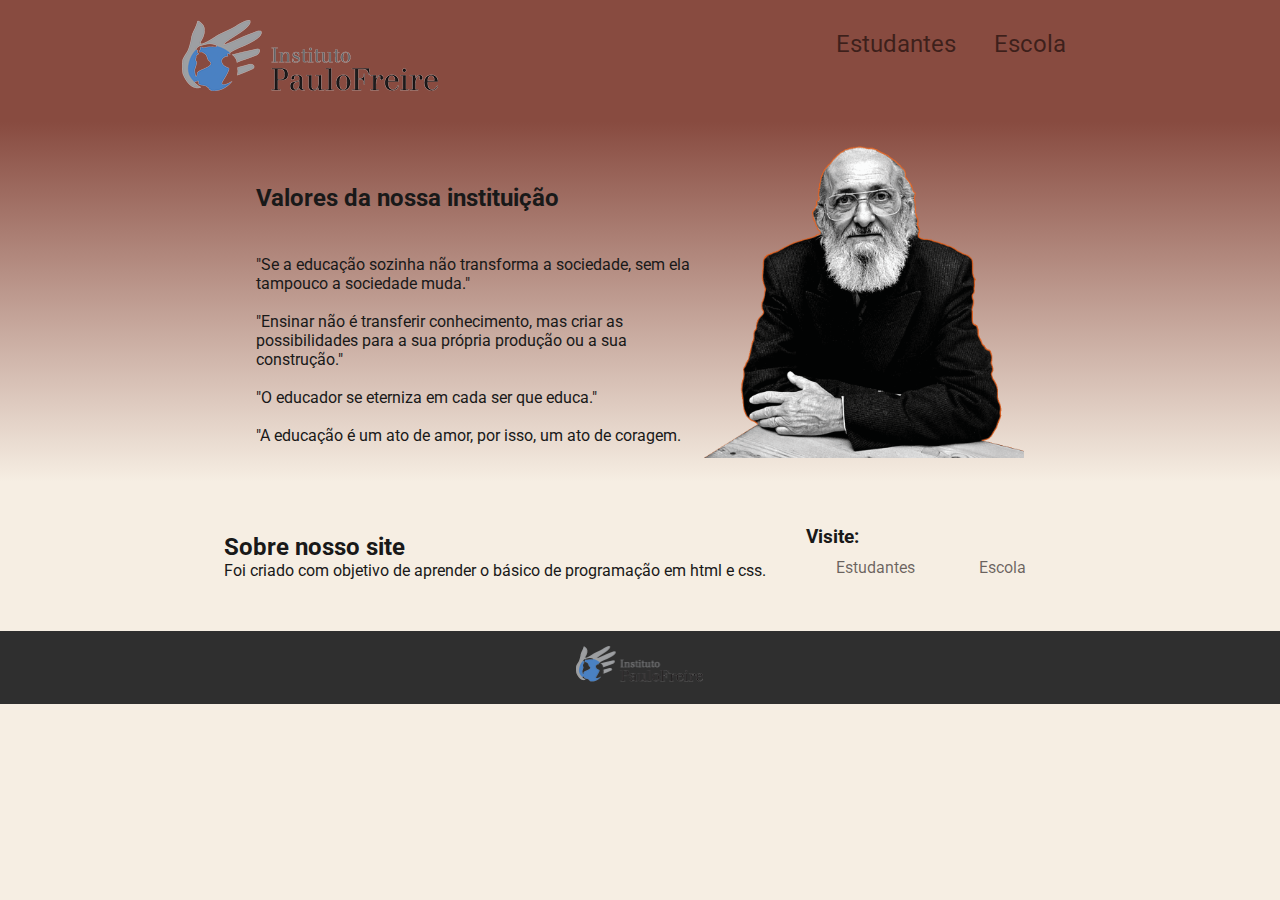
<file: index.html>
<!DOCTYPE html>
<html lang="en">
<head>
    <meta charset="UTF-8">
    <meta http-equiv="X-UA-Compatible" content="IE=edge">
    <meta name="viewport" content="width=device-width, initial-scale=1.0">
    <title>Instituto Paulo Freire</title>
<link rel=stylesheet href=style.css> 
<link rel="preconnect" href="https://fonts.googleapis.com">
<link rel="preconnect" href="https://fonts.gstatic.com" crossorigin>
<link href="https://fonts.googleapis.com/css2?family=Pangolin&family=Roboto:wght@400;700&display=swap" rel="stylesheet">
</head>

    <header class=cabecalho>
<a href="index.html">
<img src="img/logo1.png" alt="logo do colégio">
</a>
<ul class=cabecalho-lista-item>
    <li class=cabecalho-lista-item><a href="estudantes.html" class="link-cabecalho">Estudantes</a></li>
    <li class=cabecalho-lista-item><a href="escola.html" class="link-cabecalho">Escola</a></li>
 </ul>
</header>
<body>
<section class=index>
    <div class=index-conteudo>
    <h2 class=index-titulo>Valores da nossa instituição</h2>
    <br/>
    <p class=index-texto>
        "Se a educação sozinha não transforma a sociedade, sem ela tampouco a sociedade muda."
    </p>
    <br/>
    <p class=index-texto>
        "Ensinar não é transferir conhecimento, mas criar as possibilidades para a sua própria produção ou a sua construção."
    </p>
    <br/>
    <p class=index-texto>
        "O educador se eterniza em cada ser que educa."
    </p>
    <br/>
    <p class=index-texto>
        "A educação é um ato de amor, por isso, um ato de coragem.</p>
    </div>
    <img class=index-imagem src="img/paulofreire.png" alt="Foto de Paulo Freire">
</section>
<section class="index-item">
<div class="index-div">
    <h2>Sobre nosso site</h2>
    <p>Foi criado com objetivo de aprender o básico de programação em html e css.</p>
</div>
<div class="index-div">
    <h3>Visite:</h3>
    <ul>
        <li class=index-lista-item><a href="estudantes.html" class="link-cabecalho">Estudantes</a></li>
        <li class=index-lista-item><a href="escola.html" class="link-cabecalho">Escola</a></li>
     </ul>
</div>
</section>
</body>
<footer>
    <a href="index.html">
    <img class=rodape-imagem src="img/logo1.png" alt="logo do colégio"> 
    </a>
</footer>
</html>
</file>
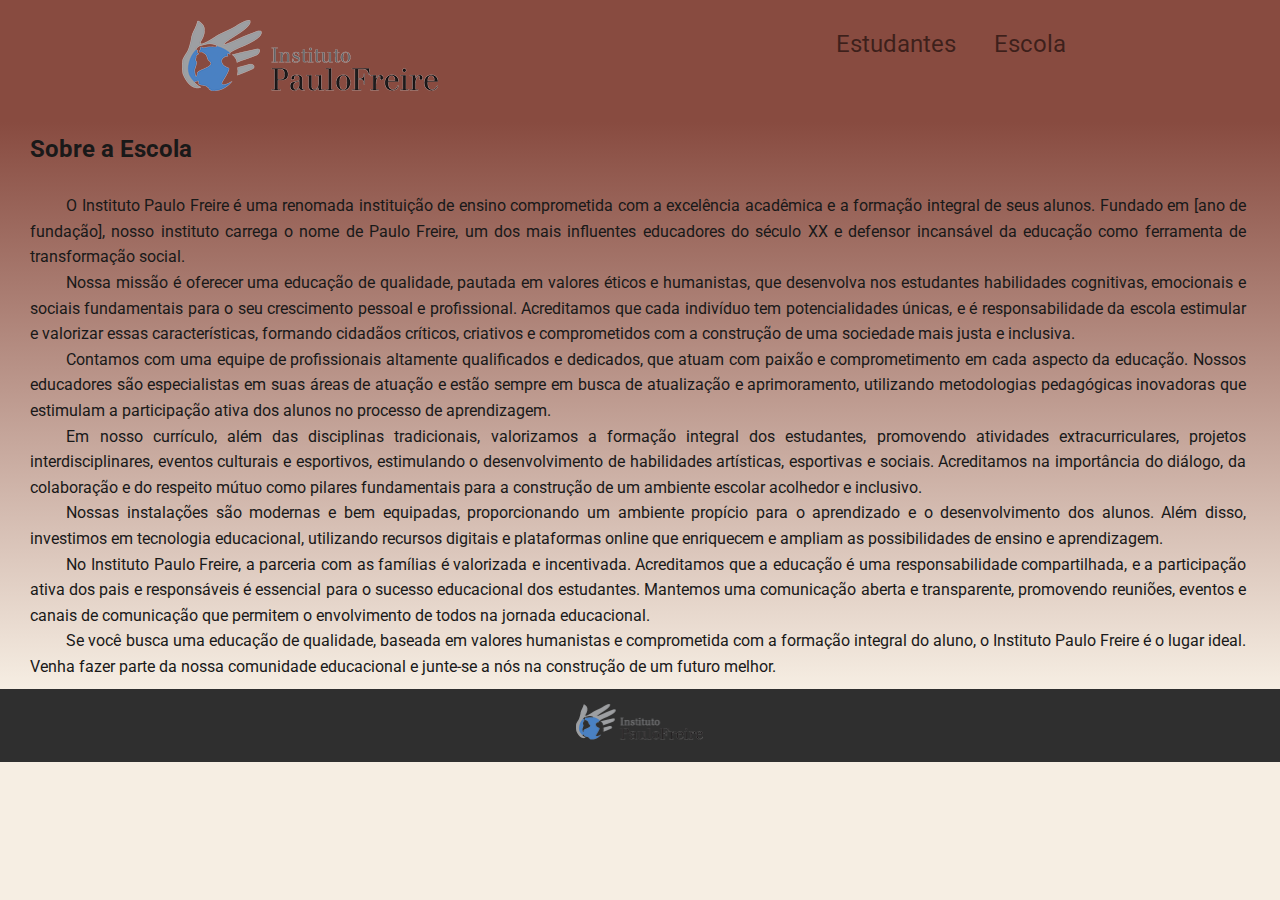
<file: escola.html>
<!DOCTYPE html>
<html lang="en">
<head>
    <meta charset="UTF-8">
    <meta http-equiv="X-UA-Compatible" content="IE=edge">
    <meta name="viewport" content="width=device-width, initial-scale=1.0">
    <title>Sobre a Escola</title>
<link rel=stylesheet href=style.css> 
<link rel="preconnect" href="https://fonts.googleapis.com">
<link rel="preconnect" href="https://fonts.gstatic.com" crossorigin>
<link href="https://fonts.googleapis.com/css2?family=Pangolin&family=Roboto:wght@400;700&display=swap" rel="stylesheet">
</head>

    <header class=cabecalho>
<a href="index.html">
<img src="img/logo1.png" alt="logo do colégio">
</a>
<ul class=cabecalho-lista-item>
    <li class=cabecalho-lista-item><a href="estudantes.html" class="link-cabecalho">Estudantes</a></li>
    <li class=cabecalho-lista-item><a href="escola.html" class="link-cabecalho">Escola</a></li>
 </ul>
</header>


<body>
<section class=escola>
    <div class=escola-conteudo>
    <h2 class=escola-titulo>Sobre a Escola</h2>
    <br/>
    <p class=escola-texto>
        O Instituto Paulo Freire é uma renomada instituição de ensino comprometida com a excelência acadêmica e a formação integral de seus alunos. Fundado em [ano de fundação], nosso instituto carrega o nome de Paulo Freire, um dos mais influentes educadores do século XX e defensor incansável da educação como ferramenta de transformação social.
    </p>
    <p class=escola-texto>
           Nossa missão é oferecer uma educação de qualidade, pautada em valores éticos e humanistas, que desenvolva nos estudantes habilidades cognitivas, emocionais e sociais fundamentais para o seu crescimento pessoal e profissional. Acreditamos que cada indivíduo tem potencialidades únicas, e é responsabilidade da escola estimular e valorizar essas características, formando cidadãos críticos, criativos e comprometidos com a construção de uma sociedade mais justa e inclusiva.
    </p>
    <p class=escola-texto> 
        Contamos com uma equipe de profissionais altamente qualificados e dedicados, que atuam com paixão e comprometimento em cada aspecto da educação. Nossos educadores são especialistas em suas áreas de atuação e estão sempre em busca de atualização e aprimoramento, utilizando metodologias pedagógicas inovadoras que estimulam a participação ativa dos alunos no processo de aprendizagem.
    </p>
    <p class=escola-texto> 
        Em nosso currículo, além das disciplinas tradicionais, valorizamos a formação integral dos estudantes, promovendo atividades extracurriculares, projetos interdisciplinares, eventos culturais e esportivos, estimulando o desenvolvimento de habilidades artísticas, esportivas e sociais. Acreditamos na importância do diálogo, da colaboração e do respeito mútuo como pilares fundamentais para a construção de um ambiente escolar acolhedor e inclusivo.
    </p>
    <p class=escola-texto>  
        Nossas instalações são modernas e bem equipadas, proporcionando um ambiente propício para o aprendizado e o desenvolvimento dos alunos. Além disso, investimos em tecnologia educacional, utilizando recursos digitais e plataformas online que enriquecem e ampliam as possibilidades de ensino e aprendizagem.
    </p>
    <p class=escola-texto>
        No Instituto Paulo Freire, a parceria com as famílias é valorizada e incentivada. Acreditamos que a educação é uma responsabilidade compartilhada, e a participação ativa dos pais e responsáveis é essencial para o sucesso educacional dos estudantes. Mantemos uma comunicação aberta e transparente, promovendo reuniões, eventos e canais de comunicação que permitem o envolvimento de todos na jornada educacional.
    </p>
    <p class=escola-texto>
        Se você busca uma educação de qualidade, baseada em valores humanistas e comprometida com a formação integral do aluno, o Instituto Paulo Freire é o lugar ideal. Venha fazer parte da nossa comunidade educacional e junte-se a nós na construção de um futuro melhor.
    </p>
    </div>
</section>
<footer>
    <a href="index.html">
    <img class=rodape-imagem src="img/logo1.png" alt="logo do colégio"> 
    </a>
</footer>
</body>
</html>
</file>
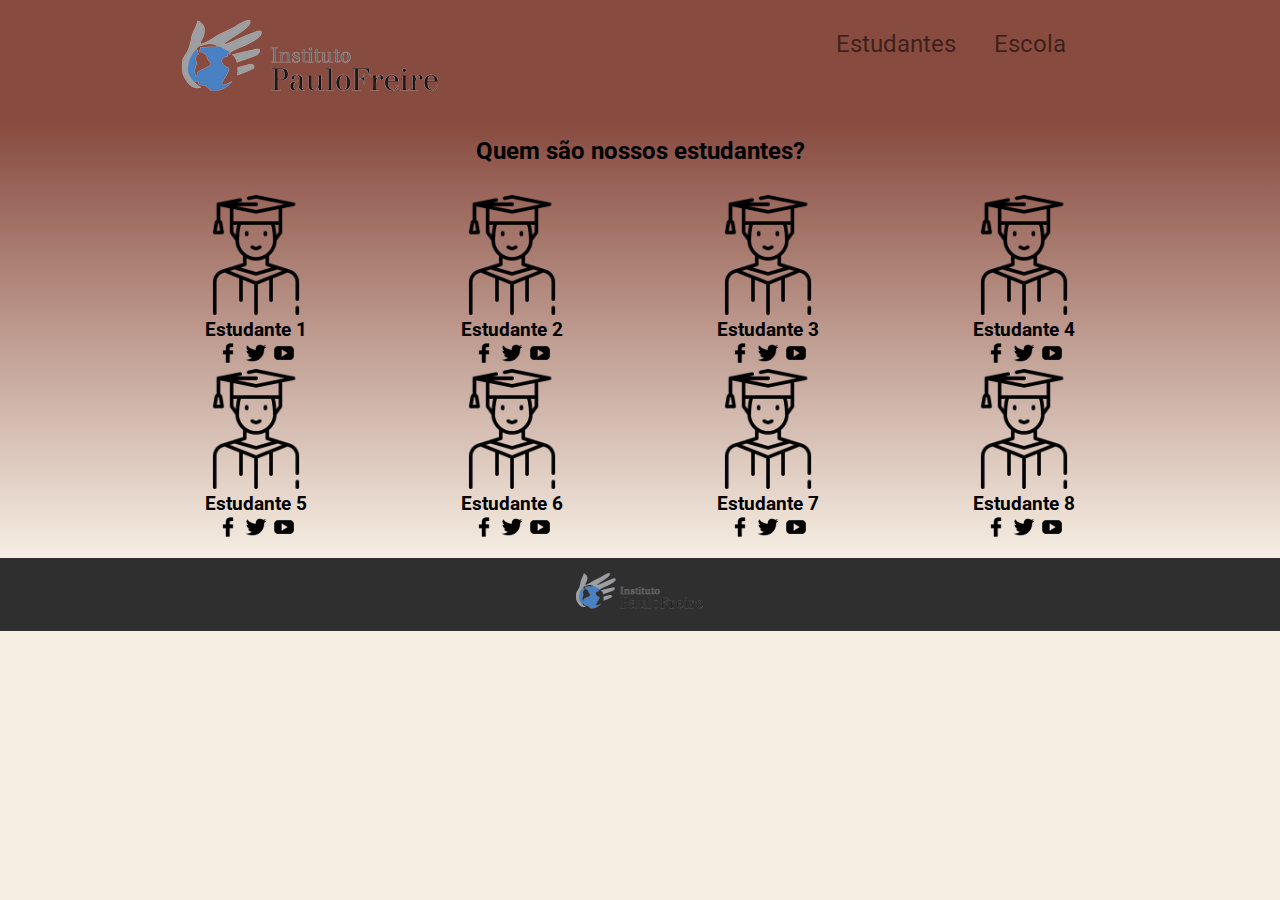
<file: estudantes.html>
<!DOCTYPE html>
<html lang="en">
<head>
    <meta charset="UTF-8">
    <meta http-equiv="X-UA-Compatible" content="IE=edge">
    <meta name="viewport" content="width=device-width, initial-scale=1.0">
    <title>Estudantes</title>
<link rel=stylesheet href=style.css> 
<link rel="preconnect" href="https://fonts.googleapis.com">
<link rel="preconnect" href="https://fonts.gstatic.com" crossorigin>
<link href="https://fonts.googleapis.com/css2?family=Pangolin&family=Roboto:wght@400;700&display=swap" rel="stylesheet">
</head>

    <header class=cabecalho>
<a href="index.html">
<img src="img/logo1.png" alt="logo do colégio">
</a>
<ul class=cabecalho-lista-item>
    <li class=cabecalho-lista-item><a href="estudantes.html" class="link-cabecalho">Estudantes</a></li>
    <li class=cabecalho-lista-item><a href="escola.html" class="link-cabecalho">Escola</a></li>
 </ul>
</header>
<body>
<section class=estudantes>
    <h2 class=estudante-titulo>Quem são nossos estudantes?</h2>
<div class=estudante-todos>
    <div class=estudante-div>
        <img class=estudante-imagem src="img/estudante.png" alt="Foto do estudante">
        <h3>Estudante 1</h3>
        <a href=https://www.facebook.com/ target=_blank><img class=estudante-icone src="img/facebook.png" alt="logo do facebook"></a>
        <a href=https://www.twitter.com/ target=_blank><img class=estudante-icone src="img/twitter.png" alt="logo do twitter"></a>
        <a href=https://www.youtube.com/ target=_blank><img class=estudante-icone src="img/youtube.png" alt="logo do youtube"></a>
    </div>
    <div class=estudante-div>
        <img class=estudante-imagem src="img/estudante.png" alt="Foto do estudante">
        <h3>Estudante 2</h3>
        <a href=https://www.facebook.com/ target=_blank><img class=estudante-icone src="img/facebook.png" alt="logo do facebook"></a>
        <a href=https://www.twitter.com/ target=_blank><img class=estudante-icone src="img/twitter.png" alt="logo do twitter"></a>
        <a href=https://www.youtube.com/ target=_blank><img class=estudante-icone src="img/youtube.png" alt="logo do youtube"></a>
    </div>
    <div class=estudante-div>
        <img class=estudante-imagem src="img/estudante.png" alt="Foto do estudante">
        <h3>Estudante 3</h3>
        <a href=https://www.facebook.com/ target=_blank><img class=estudante-icone src="img/facebook.png" alt="logo do facebook"></a>
        <a href=https://www.twitter.com/ target=_blank><img class=estudante-icone src="img/twitter.png" alt="logo do twitter"></a>
        <a href=https://www.youtube.com/ target=_blank><img class=estudante-icone src="img/youtube.png" alt="logo do youtube"></a>
    </div>
    <div class=estudante-div>
        <img class=estudante-imagem src="img/estudante.png" alt="Foto do estudante">
        <h3>Estudante 4</h3>
        <a href=https://www.facebook.com/ target=_blank><img class=estudante-icone src="img/facebook.png" alt="logo do facebook"></a>
        <a href=https://www.twitter.com/ target=_blank><img class=estudante-icone src="img/twitter.png" alt="logo do twitter"></a>
        <a href=https://www.youtube.com/ target=_blank><img class=estudante-icone src="img/youtube.png" alt="logo do youtube"></a>
    </div>
    <div class=estudante-div>
        <img class=estudante-imagem src="img/estudante.png" alt="Foto do estudante">
        <h3>Estudante 5</h3>
        <a href=https://www.facebook.com/ target=_blank><img class=estudante-icone src="img/facebook.png" alt="logo do facebook"></a>
        <a href=https://www.twitter.com/ target=_blank><img class=estudante-icone src="img/twitter.png" alt="logo do twitter"></a>
        <a href=https://www.youtube.com/ target=_blank><img class=estudante-icone src="img/youtube.png" alt="logo do youtube"></a>
    </div>
    <div class=estudante-div>
        <img class=estudante-imagem src="img/estudante.png" alt="Foto do estudante">
        <h3>Estudante 6</h3>
        <a href=https://www.facebook.com/ target=_blank><img class=estudante-icone src="img/facebook.png" alt="logo do facebook"></a>
        <a href=https://www.twitter.com/ target=_blank><img class=estudante-icone src="img/twitter.png" alt="logo do twitter"></a>
        <a href=https://www.youtube.com/ target=_blank><img class=estudante-icone src="img/youtube.png" alt="logo do youtube"></a>
    </div>
    <div class=estudante-div>
        <img class=estudante-imagem src="img/estudante.png" alt="Foto do estudante">
        <h3>Estudante 7</h3>
        <a href=https://www.facebook.com/ target=_blank><img class=estudante-icone src="img/facebook.png" alt="logo do facebook"></a>
        <a href=https://www.twitter.com/ target=_blank><img class=estudante-icone src="img/twitter.png" alt="logo do twitter"></a>
        <a href=https://www.youtube.com/ target=_blank><img class=estudante-icone src="img/youtube.png" alt="logo do youtube"></a>
    </div>
    <div class=estudante-div>
        <img class=estudante-imagem src="img/estudante.png" alt="Foto do estudante">
        <h3>Estudante 8</h3>
        <a href=https://www.facebook.com/ target=_blank><img class=estudante-icone src="img/facebook.png" alt="logo do facebook"></a>
        <a href=https://www.twitter.com/ target=_blank><img class=estudante-icone src="img/twitter.png" alt="logo do twitter"></a>
        <a href=https://www.youtube.com/ target=_blank><img class=estudante-icone src="img/youtube.png" alt="logo do youtube"></a>
    </div>
</div>
</section>
<footer>
    <a href="index.html">
    <img class=rodape-imagem src="img/logo1.png" alt="logo do colégio"> 
    </a>
</footer>
</body>
</html>
</file>
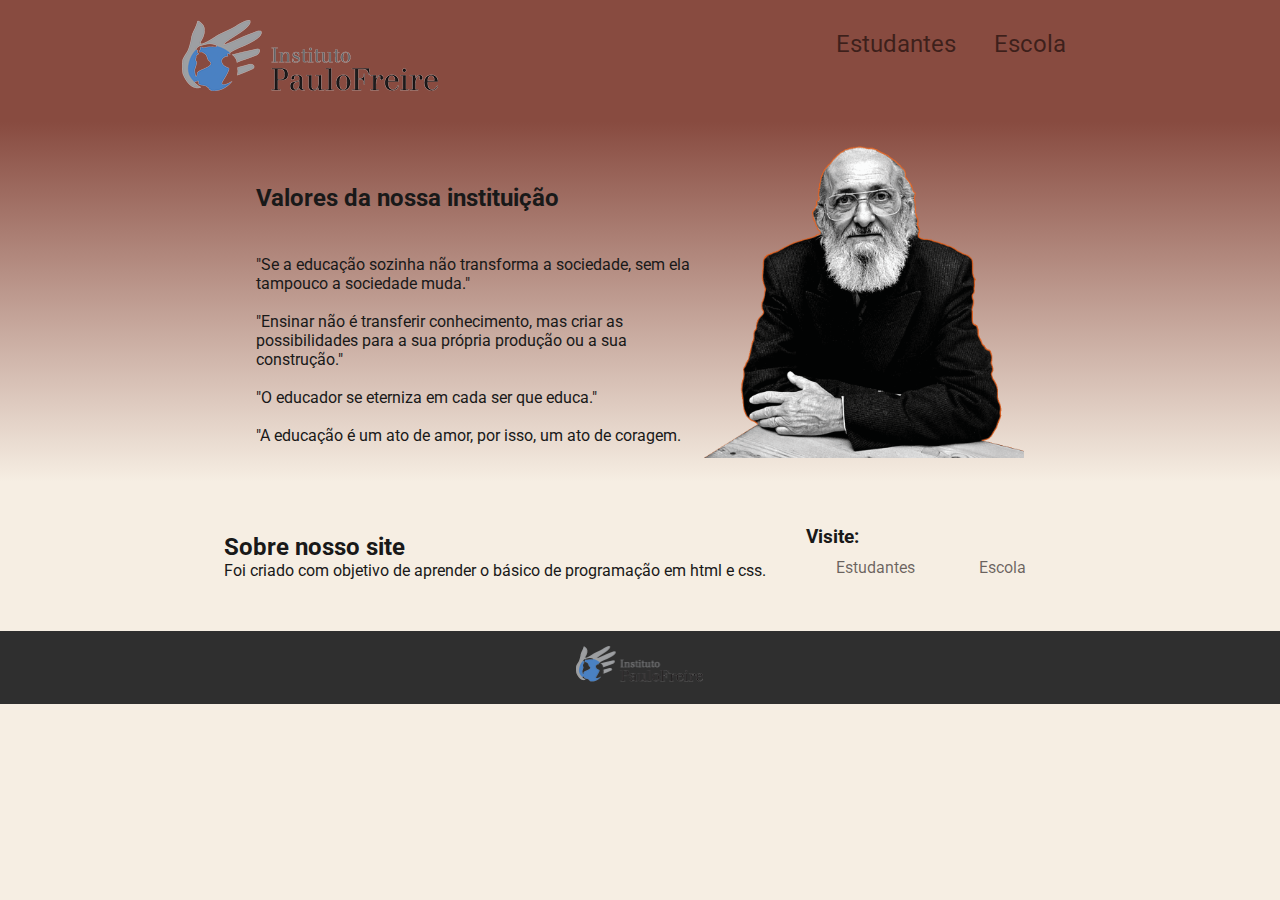
<file: menu.html>
<!DOCTYPE html>
<html lang="en">
<head>
    <meta charset="UTF-8">
    <meta http-equiv="X-UA-Compatible" content="IE=edge">
    <meta name="viewport" content="width=device-width, initial-scale=1.0">
    <title>Document</title>
<link rel=stylesheet href=style.css> 
<link rel="preconnect" href="https://fonts.googleapis.com">
<link rel="preconnect" href="https://fonts.gstatic.com" crossorigin>
<link href="https://fonts.googleapis.com/css2?family=Pangolin&family=Roboto:wght@400;700&display=swap" rel="stylesheet">
</head>

    <header class=cabecalho>
<a href="index.html">
<img src="img/logo1.png" alt="logo do colégio">
</a>
<ul class=cabecalho-lista-item>
    <li class=cabecalho-lista-item><a href="estudantes.html" class="link-cabecalho">Estudantes</a></li>
    <li class=cabecalho-lista-item><a href="escola.html" class="link-cabecalho">Escola</a></li>
 </ul>
</header>
<body>
<section class=index>
    <div class=index-conteudo>
    <h2 class=index-titulo>Valores da nossa instituição</h2>
    <br/>
    <p class=index-texto>
        "Se a educação sozinha não transforma a sociedade, sem ela tampouco a sociedade muda."
    </p>
    <br/>
    <p class=index-texto>
        "Ensinar não é transferir conhecimento, mas criar as possibilidades para a sua própria produção ou a sua construção."
    </p>
    <br/>
    <p class=index-texto>
        "O educador se eterniza em cada ser que educa."
    </p>
    <br/>
    <p class=index-texto>
        "A educação é um ato de amor, por isso, um ato de coragem.</p>
    </div>
    <img class=index-imagem src="img/paulofreire.png" alt="Foto de Paulo Freire">
</section>
<section class="index-item">
<div class="index-div">
    <h2>Sobre nosso site</h2>
    <p>Foi criado com objetivo de aprender o básico de programação em html e css.</p>
</div>
<div class="index-div">
    <h3>Visite:</h3>
    <ul>
        <li class=index-lista-item><a href="estudantes.html" class="link-cabecalho">Estudantes</a></li>
        <li class=index-lista-item><a href="escola.html" class="link-cabecalho">Escola</a></li>
     </ul>
</div>
</section>
</body>
<footer>
    <a href="index.html">
    <img class=rodape-imagem src="img/logo1.png" alt="logo do colégio"> 
    </a>
</footer>
</html>
</file>
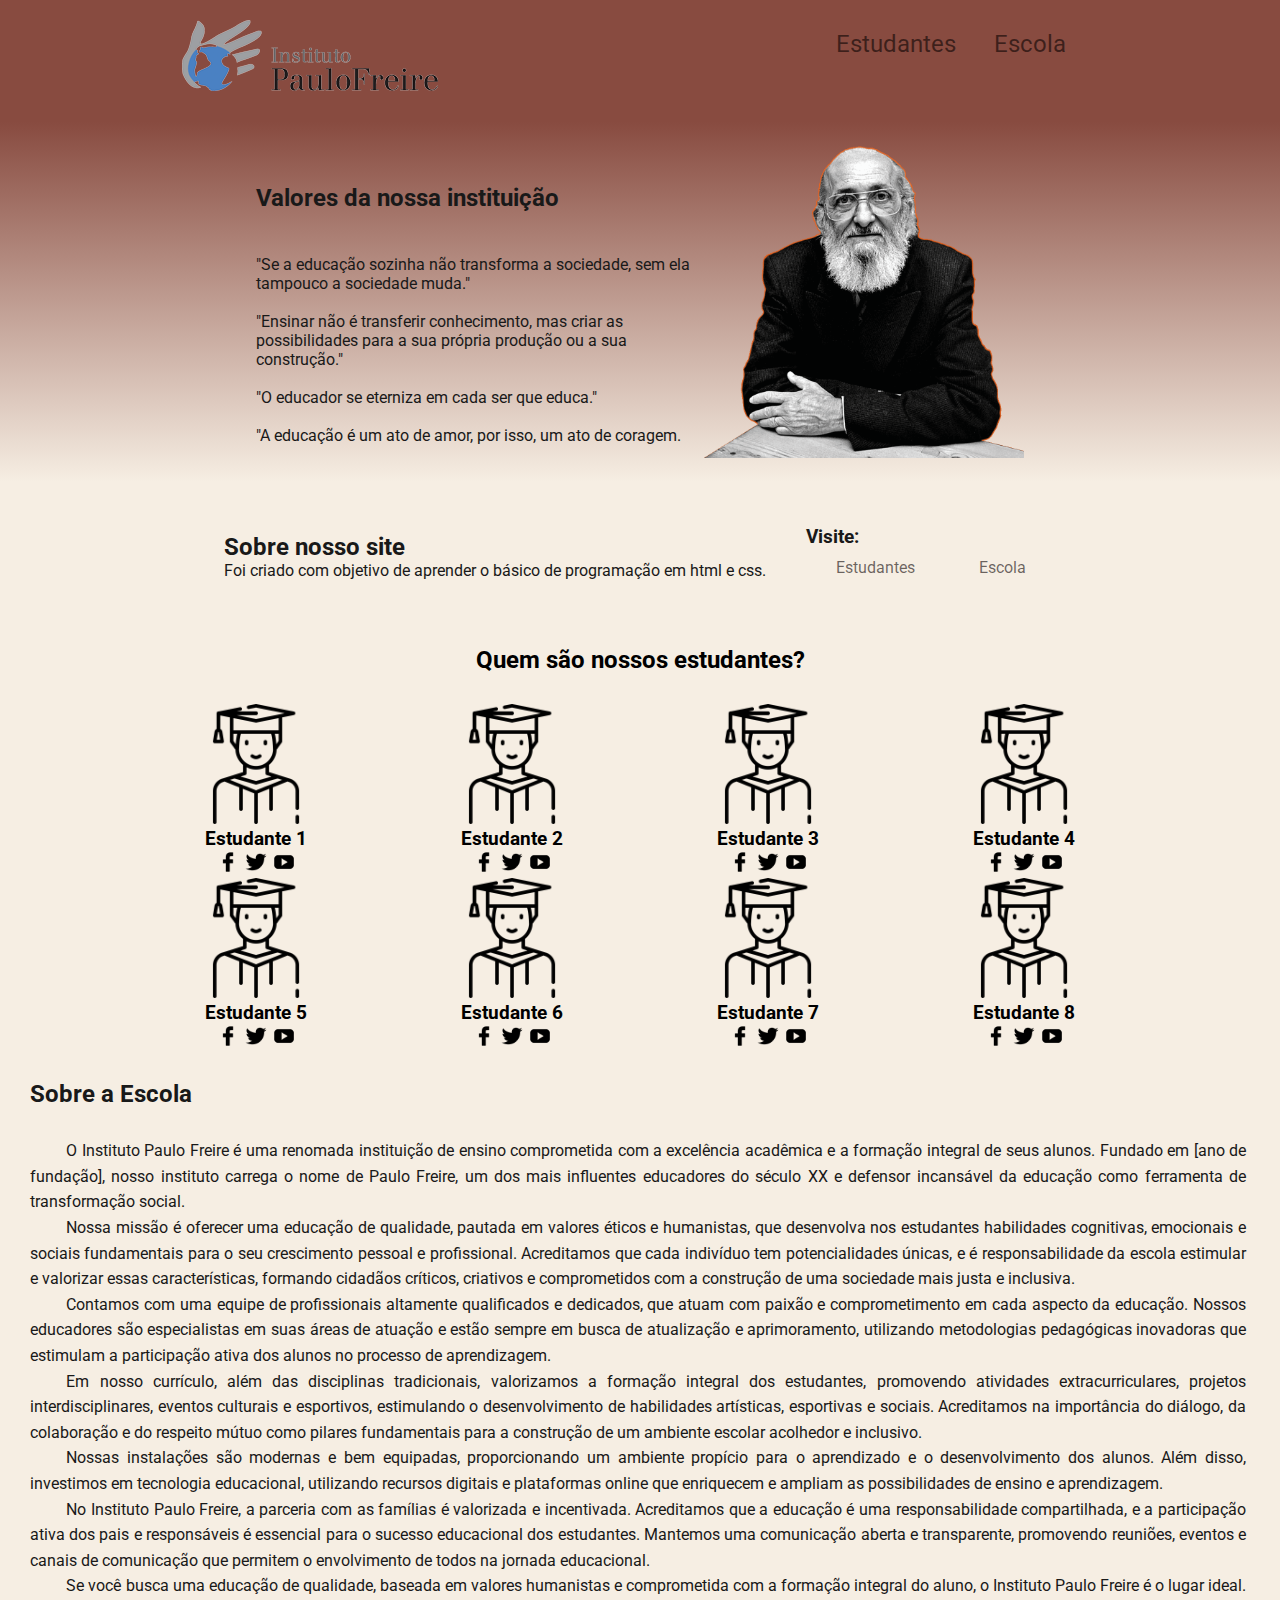
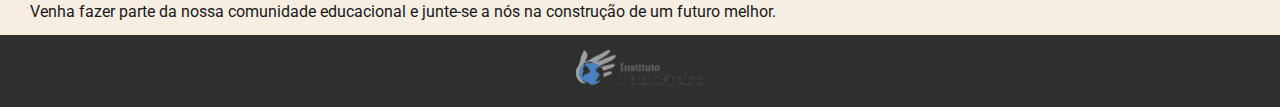
<file: tudo.html>
<!DOCTYPE html>
<html lang="en">
<head>
    <meta charset="UTF-8">
    <meta http-equiv="X-UA-Compatible" content="IE=edge">
    <meta name="viewport" content="width=device-width, initial-scale=1.0">
    <title>Site inteiro</title>
<link rel=stylesheet href=style.css> 
<link rel="preconnect" href="https://fonts.googleapis.com">
<link rel="preconnect" href="https://fonts.gstatic.com" crossorigin>
<link href="https://fonts.googleapis.com/css2?family=Pangolin&family=Roboto:wght@400;700&display=swap" rel="stylesheet">
</head>

<header class=cabecalho>
<a href="index.html">
<img src="img/logo1.png" alt="logo do colégio">
</a>
<ul class=cabecalho-lista-item>
    <li class=cabecalho-lista-item><a href="estudantes.html" class="link-cabecalho">Estudantes</a></li>
    <li class=cabecalho-lista-item><a href="escola.html" class="link-cabecalho">Escola</a></li>
 </ul>
</header>
<body>
    <section class=index>
        <div class=index-conteudo>
        <h2 class=index-titulo>Valores da nossa instituição</h2>
        <br/>
        <p class=index-texto>
            "Se a educação sozinha não transforma a sociedade, sem ela tampouco a sociedade muda."
        </p>
        <br/>
        <p class=index-texto>
            "Ensinar não é transferir conhecimento, mas criar as possibilidades para a sua própria produção ou a sua construção."
        </p>
        <br/>
        <p class=index-texto>
            "O educador se eterniza em cada ser que educa."
        </p>
        <br/>
        <p class=index-texto>
            "A educação é um ato de amor, por isso, um ato de coragem.</p>
        </div>
        <img class=index-imagem src="img/paulofreire.png" alt="Foto de Paulo Freire">
    </section>
    <section class="index-item">
    <div class="index-div">
        <h2>Sobre nosso site</h2>
        <p>Foi criado com objetivo de aprender o básico de programação em html e css.</p>
    </div>
    <div class="index-div">
        <h3>Visite:</h3>
        <ul>
            <li class=index-lista-item><a href="estudantes.html" class="link-cabecalho">Estudantes</a></li>
            <li class=index-lista-item><a href="escola.html" class="link-cabecalho">Escola</a></li>
         </ul>
    </div>
    </section>
<section>
    <h2 class=estudante-titulo>Quem são nossos estudantes?</h2>
<div class=estudante-todos>
    <div class=estudante-div>
        <img class=estudante-imagem src="img/estudante.png" alt="Foto do estudante">
        <h3>Estudante 1</h3>
        <a href=https://www.facebook.com/ target=_blank><img class=estudante-icone src="img/facebook.png" alt="logo do facebook"></a>
        <a href=https://www.twitter.com/ target=_blank><img class=estudante-icone src="img/twitter.png" alt="logo do twitter"></a>
        <a href=https://www.youtube.com/ target=_blank><img class=estudante-icone src="img/youtube.png" alt="logo do youtube"></a>
    </div>
    <div class=estudante-div>
        <img class=estudante-imagem src="img/estudante.png" alt="Foto do estudante">
        <h3>Estudante 2</h3>
        <a href=https://www.facebook.com/ target=_blank><img class=estudante-icone src="img/facebook.png" alt="logo do facebook"></a>
        <a href=https://www.twitter.com/ target=_blank><img class=estudante-icone src="img/twitter.png" alt="logo do twitter"></a>
        <a href=https://www.youtube.com/ target=_blank><img class=estudante-icone src="img/youtube.png" alt="logo do youtube"></a>
    </div>
    <div class=estudante-div>
        <img class=estudante-imagem src="img/estudante.png" alt="Foto do estudante">
        <h3>Estudante 3</h3>
        <a href=https://www.facebook.com/ target=_blank><img class=estudante-icone src="img/facebook.png" alt="logo do facebook"></a>
        <a href=https://www.twitter.com/ target=_blank><img class=estudante-icone src="img/twitter.png" alt="logo do twitter"></a>
        <a href=https://www.youtube.com/ target=_blank><img class=estudante-icone src="img/youtube.png" alt="logo do youtube"></a>
    </div>
    <div class=estudante-div>
        <img class=estudante-imagem src="img/estudante.png" alt="Foto do estudante">
        <h3>Estudante 4</h3>
        <a href=https://www.facebook.com/ target=_blank><img class=estudante-icone src="img/facebook.png" alt="logo do facebook"></a>
        <a href=https://www.twitter.com/ target=_blank><img class=estudante-icone src="img/twitter.png" alt="logo do twitter"></a>
        <a href=https://www.youtube.com/ target=_blank><img class=estudante-icone src="img/youtube.png" alt="logo do youtube"></a>
    </div>
    <div class=estudante-div>
        <img class=estudante-imagem src="img/estudante.png" alt="Foto do estudante">
        <h3>Estudante 5</h3>
        <a href=https://www.facebook.com/ target=_blank><img class=estudante-icone src="img/facebook.png" alt="logo do facebook"></a>
        <a href=https://www.twitter.com/ target=_blank><img class=estudante-icone src="img/twitter.png" alt="logo do twitter"></a>
        <a href=https://www.youtube.com/ target=_blank><img class=estudante-icone src="img/youtube.png" alt="logo do youtube"></a>
    </div>
    <div class=estudante-div>
        <img class=estudante-imagem src="img/estudante.png" alt="Foto do estudante">
        <h3>Estudante 6</h3>
        <a href=https://www.facebook.com/ target=_blank><img class=estudante-icone src="img/facebook.png" alt="logo do facebook"></a>
        <a href=https://www.twitter.com/ target=_blank><img class=estudante-icone src="img/twitter.png" alt="logo do twitter"></a>
        <a href=https://www.youtube.com/ target=_blank><img class=estudante-icone src="img/youtube.png" alt="logo do youtube"></a>
    </div>
    <div class=estudante-div>
        <img class=estudante-imagem src="img/estudante.png" alt="Foto do estudante">
        <h3>Estudante 7</h3>
        <a href=https://www.facebook.com/ target=_blank><img class=estudante-icone src="img/facebook.png" alt="logo do facebook"></a>
        <a href=https://www.twitter.com/ target=_blank><img class=estudante-icone src="img/twitter.png" alt="logo do twitter"></a>
        <a href=https://www.youtube.com/ target=_blank><img class=estudante-icone src="img/youtube.png" alt="logo do youtube"></a>
    </div>
    <div class=estudante-div>
        <img class=estudante-imagem src="img/estudante.png" alt="Foto do estudante">
        <h3>Estudante 8</h3>
        <a href=https://www.facebook.com/ target=_blank><img class=estudante-icone src="img/facebook.png" alt="logo do facebook"></a>
        <a href=https://www.twitter.com/ target=_blank><img class=estudante-icone src="img/twitter.png" alt="logo do twitter"></a>
        <a href=https://www.youtube.com/ target=_blank><img class=estudante-icone src="img/youtube.png" alt="logo do youtube"></a>
    </div>
</div>
</section>
<section>
    <div class=escola-conteudo>
    <h2 class=escola-titulo>Sobre a Escola</h2>
    <br/>
    <p class=escola-texto>
        O Instituto Paulo Freire é uma renomada instituição de ensino comprometida com a excelência acadêmica e a formação integral de seus alunos. Fundado em [ano de fundação], nosso instituto carrega o nome de Paulo Freire, um dos mais influentes educadores do século XX e defensor incansável da educação como ferramenta de transformação social.
    </p>
    <p class=escola-texto>
           Nossa missão é oferecer uma educação de qualidade, pautada em valores éticos e humanistas, que desenvolva nos estudantes habilidades cognitivas, emocionais e sociais fundamentais para o seu crescimento pessoal e profissional. Acreditamos que cada indivíduo tem potencialidades únicas, e é responsabilidade da escola estimular e valorizar essas características, formando cidadãos críticos, criativos e comprometidos com a construção de uma sociedade mais justa e inclusiva.
    </p>
    <p class=escola-texto> 
        Contamos com uma equipe de profissionais altamente qualificados e dedicados, que atuam com paixão e comprometimento em cada aspecto da educação. Nossos educadores são especialistas em suas áreas de atuação e estão sempre em busca de atualização e aprimoramento, utilizando metodologias pedagógicas inovadoras que estimulam a participação ativa dos alunos no processo de aprendizagem.
    </p>
    <p class=escola-texto> 
        Em nosso currículo, além das disciplinas tradicionais, valorizamos a formação integral dos estudantes, promovendo atividades extracurriculares, projetos interdisciplinares, eventos culturais e esportivos, estimulando o desenvolvimento de habilidades artísticas, esportivas e sociais. Acreditamos na importância do diálogo, da colaboração e do respeito mútuo como pilares fundamentais para a construção de um ambiente escolar acolhedor e inclusivo.
    </p>
    <p class=escola-texto>  
        Nossas instalações são modernas e bem equipadas, proporcionando um ambiente propício para o aprendizado e o desenvolvimento dos alunos. Além disso, investimos em tecnologia educacional, utilizando recursos digitais e plataformas online que enriquecem e ampliam as possibilidades de ensino e aprendizagem.
    </p>
    <p class=escola-texto>
        No Instituto Paulo Freire, a parceria com as famílias é valorizada e incentivada. Acreditamos que a educação é uma responsabilidade compartilhada, e a participação ativa dos pais e responsáveis é essencial para o sucesso educacional dos estudantes. Mantemos uma comunicação aberta e transparente, promovendo reuniões, eventos e canais de comunicação que permitem o envolvimento de todos na jornada educacional.
    </p>
    <p class=escola-texto>
        Se você busca uma educação de qualidade, baseada em valores humanistas e comprometida com a formação integral do aluno, o Instituto Paulo Freire é o lugar ideal. Venha fazer parte da nossa comunidade educacional e junte-se a nós na construção de um futuro melhor.
    </p>
    </div>
</section>
</body>
<footer>
    <a href="index.html">
    <img class=rodape-imagem src="img/logo1.png" alt="logo do colégio"> 
    </a>
</footer>
</html>
</file>
